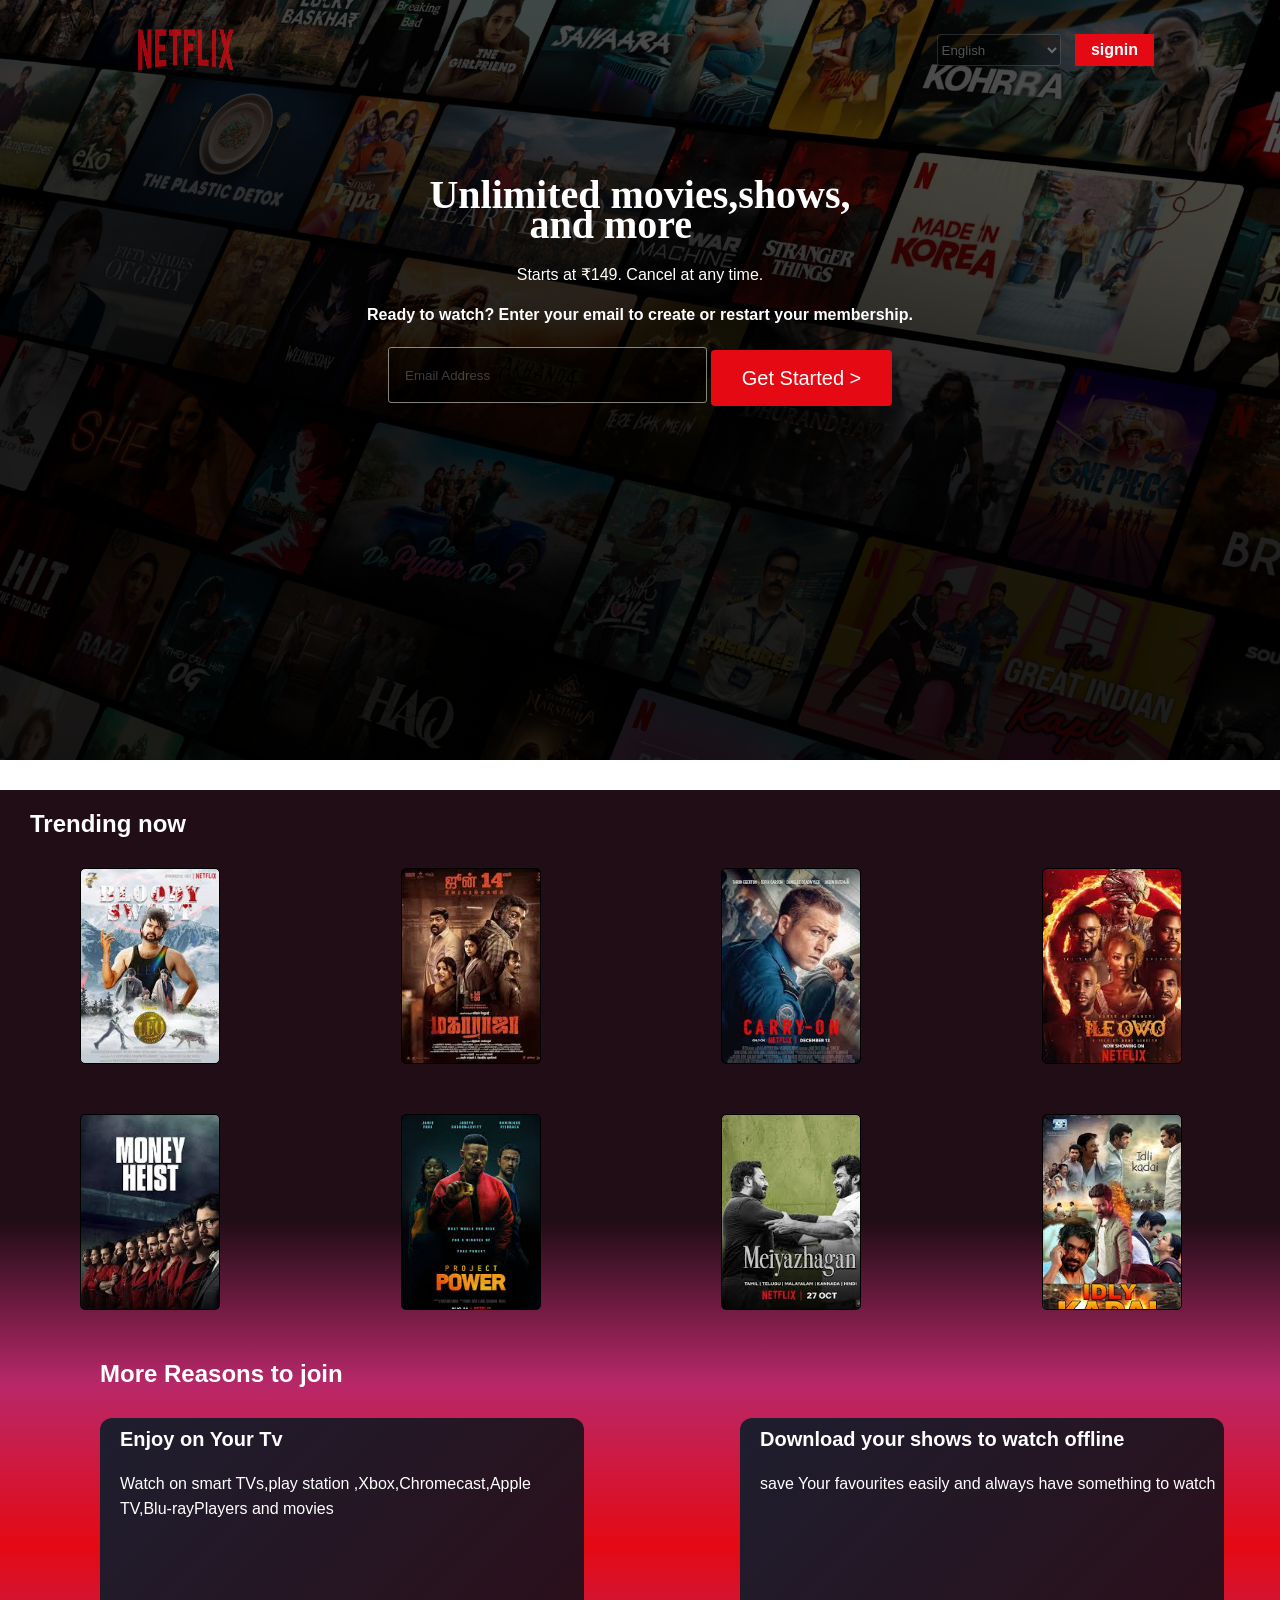
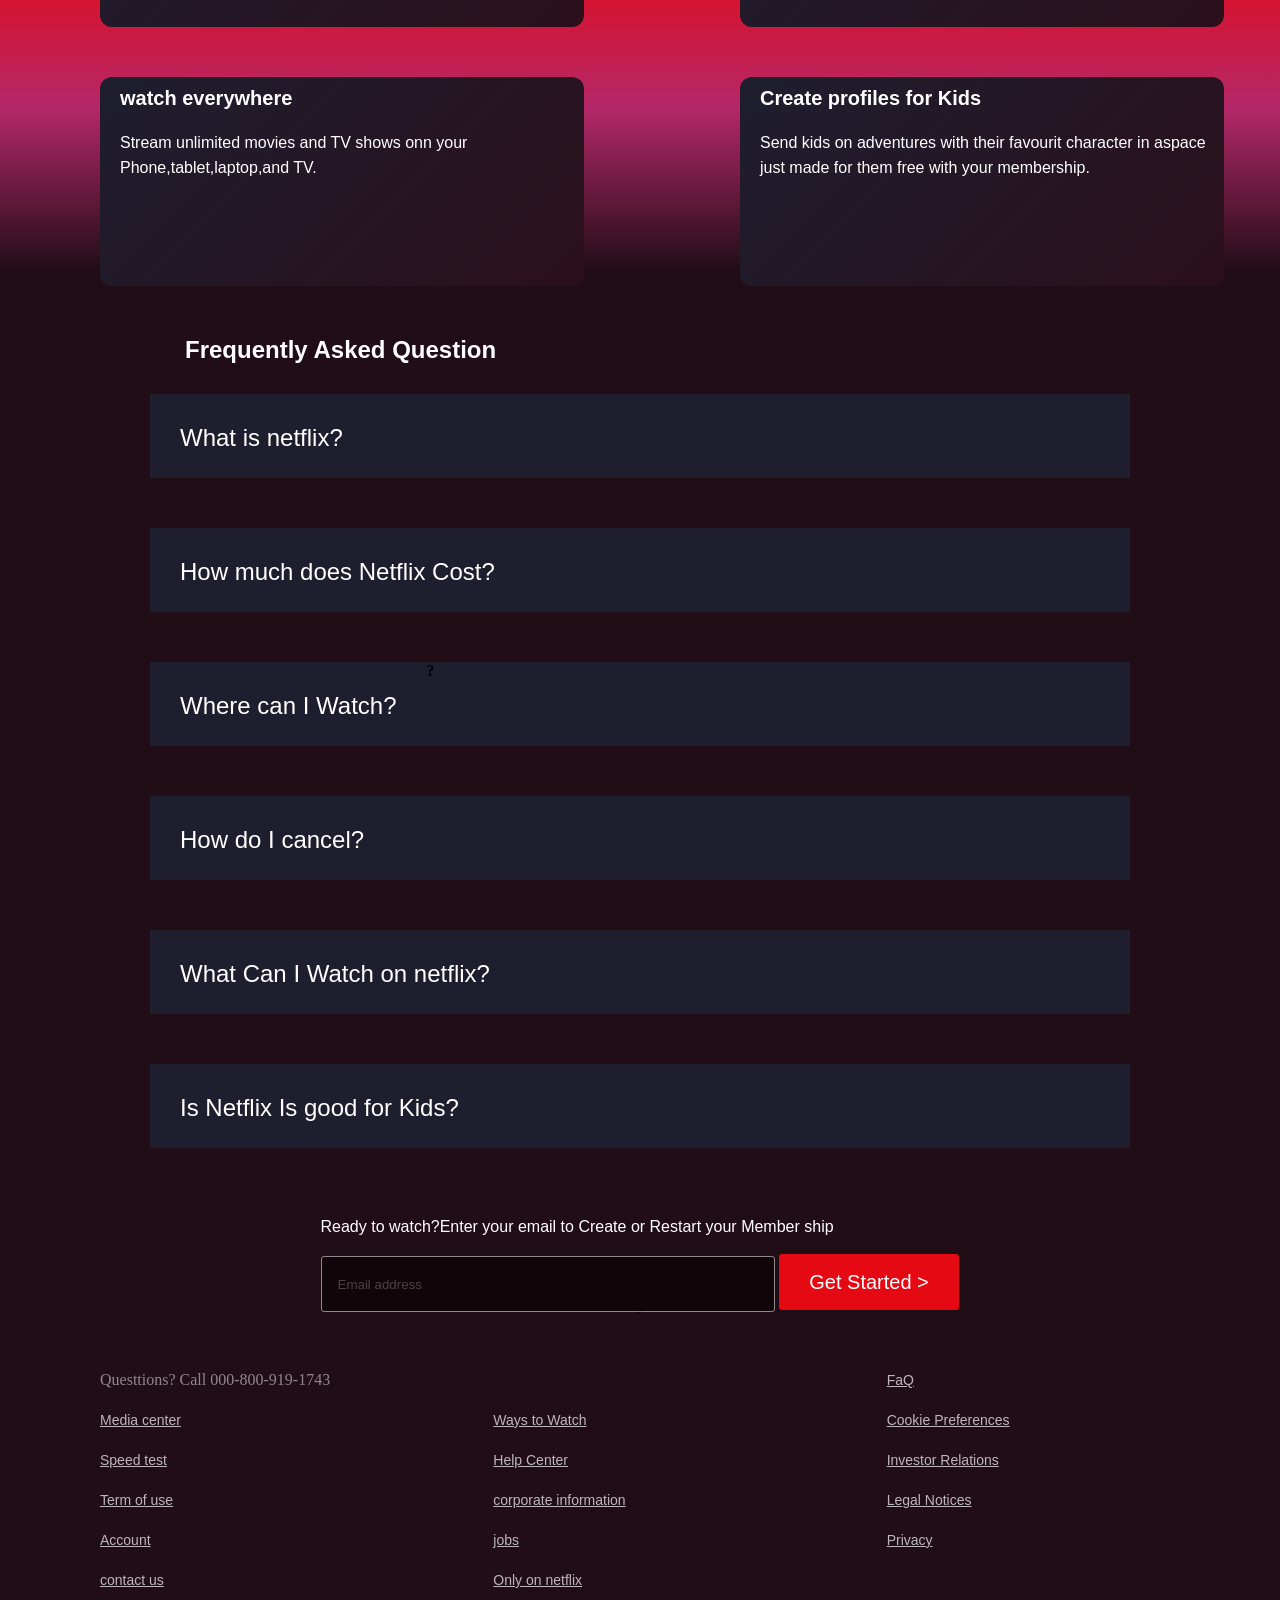
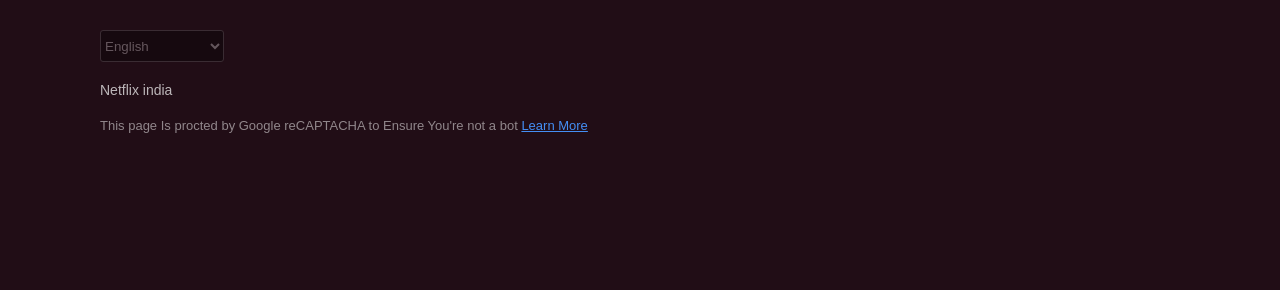
<file: index.html>
<!DOCTYPE html>
<html lang="en">
<head>
    <meta charset="UTF-8">
    <meta name="viewport" content="width=device-width, initial-scale=1.0">
    <title>NETFLIX </title>
    <link rel="stylesheet" href="./index.css">
</head>
<body>
    <div class="container">
        
        <nav>
            

<img src="./images/netflix-logo-text-emblem-31.png" alt="image"/>
<div>
<select>
    <option><b>English</b></option>
    <option><b>हिन्दी</b></option>
    
</select>
<a href="signin.html">
<button class="in">signin </button>
</a>

</nav>


<div class="middle">
<h1>Unlimited movies,shows,<br><span class="and">and more</span></h2></h1>
<p>Starts at ₹149. Cancel at any time.</p>
<h3>Ready to watch? Enter your email to create or restart your membership.
</h3>
<div class="box1">
<input type="text" id="name" placeholder="Email Address">
<button class="get">Get Started ></button>
</div>

</div>


    </div>
    <div class="container1">
        <h2>Trending now</h2>
        <div class="content">
        
        <div class=" card1 ">
        
        </div>
        <div class="card2 "></div>
        <div class="card3 "></div>
        <div class="card4 "></div>
        <div class="card5 "></div>
        <div class="card6 "></div>
        <div class="card7 "></div>
        <div class="card8 "></div>
        </div>
          <h2 class="join">More Reasons to join</h2>
        <div class="content1">
        
            <div class=" card9">
                <h3 class="en">Enjoy on Your Tv</h3>
                <p class="smart">Watch on smart TVs,play station ,Xbox,Chromecast,Apple TV,Blu-rayPlayers and movies</p>
                 <!-- <img src="./images/flat-television-icon-by-Vexels.png" alt-="img"/>  -->
            </div>
        <div class="card10">
            <h3 class="en">Download your shows to watch offline </h3>
            <p class="smart">save Your favourites easily and always have something to watch</p>
        </div>
        <div class="card11">
            <h3 class="en">watch everywhere</h3>
            <p class="smart">Stream unlimited movies and TV shows onn your Phone,tablet,laptop,and TV.</p>

        </div>
        <div class="card12">
            <h3 class="en">Create profiles for Kids</h3>
            <p class="smart">Send kids on adventures with their favourit character in aspace just made for them free with your membership.</p>
        </div>
        </div>
        <h2 class="ask">Frequently Asked Question</h2>
        <div class="content2">
            <div class="box">
                <p class="net">What is netflix?</p>
                
            </div>
            <div class="box">
                <p class="net">How much does Netflix Cost?</p>
            </div>
            <div class="box">
                <p class="net">Where can I Watch? </p>
                <h4>?</h4>
            </div>
            <div class="box">
                <p class="net">How do I cancel?</p>
            </div>
            <div class="box">
                <p class="net">What Can I Watch on netflix?</p>
            </div>
            <div class="box">
                <p class="net">Is Netflix Is good for Kids?</p>
            </div>
            <div class="footer1">
                <h3 class="to">Ready to watch?Enter your email to Create or Restart your Member ship</h3>
                <input type="#" id="name" placeholder="Email address" class="foot"> 
                <button class="start">Get Started <span class="s">></span></button>
                 
            </div>
>
            </div>
            <div class="footer2">
                <span class="nu">Questtions? Call 000-800-919-1743</span><br>
               <a href="FAQ.html">FaQ</a> 
                <a href="Media.html">Media center</a>
                <a href="ways.html">Ways to Watch</a>
                <a href="cookie.html">Cookie Preferences</a>
                <a href="speedtest">Speed test</a>
            
                <a href="help.html">Help Center</a> 
                    <a href="Investor.html">Investor Relations</a>
                    <a href="Terms .html">Term of use</a>
                    <a href="cor.html">corporate information</a>
                    <a href="legal">Legal Notices</a>
                
                 <a href="signin.html">Account</a> 
                    <a href="jobs.html">jobs</a>
                    <a href="privacy.html">Privacy</a>
                    <a href="contact.html">contact us</a>
                    <a href="only on Netflix">Only on netflix</a>
                   <select>
                    <option><b>English</b></option>
                          <option><b>हिन्दी</b></option>
                      </select>
    

                </div>
                  <select class="lan">
                    <option><b>English</b></option>
                          <option><b>हिन्दी</b></option>
                      </select>
                      <p class="india">Netflix india</p>
                      <p class="last">This page Is procted by Google reCAPTACHA to Ensure You're not a bot <span class="sep">Learn More</span></p>
    
                
    

                
                


            </div>
            

        </div>

        </div>

    </div>


    
    
</body>
</html>
</file>
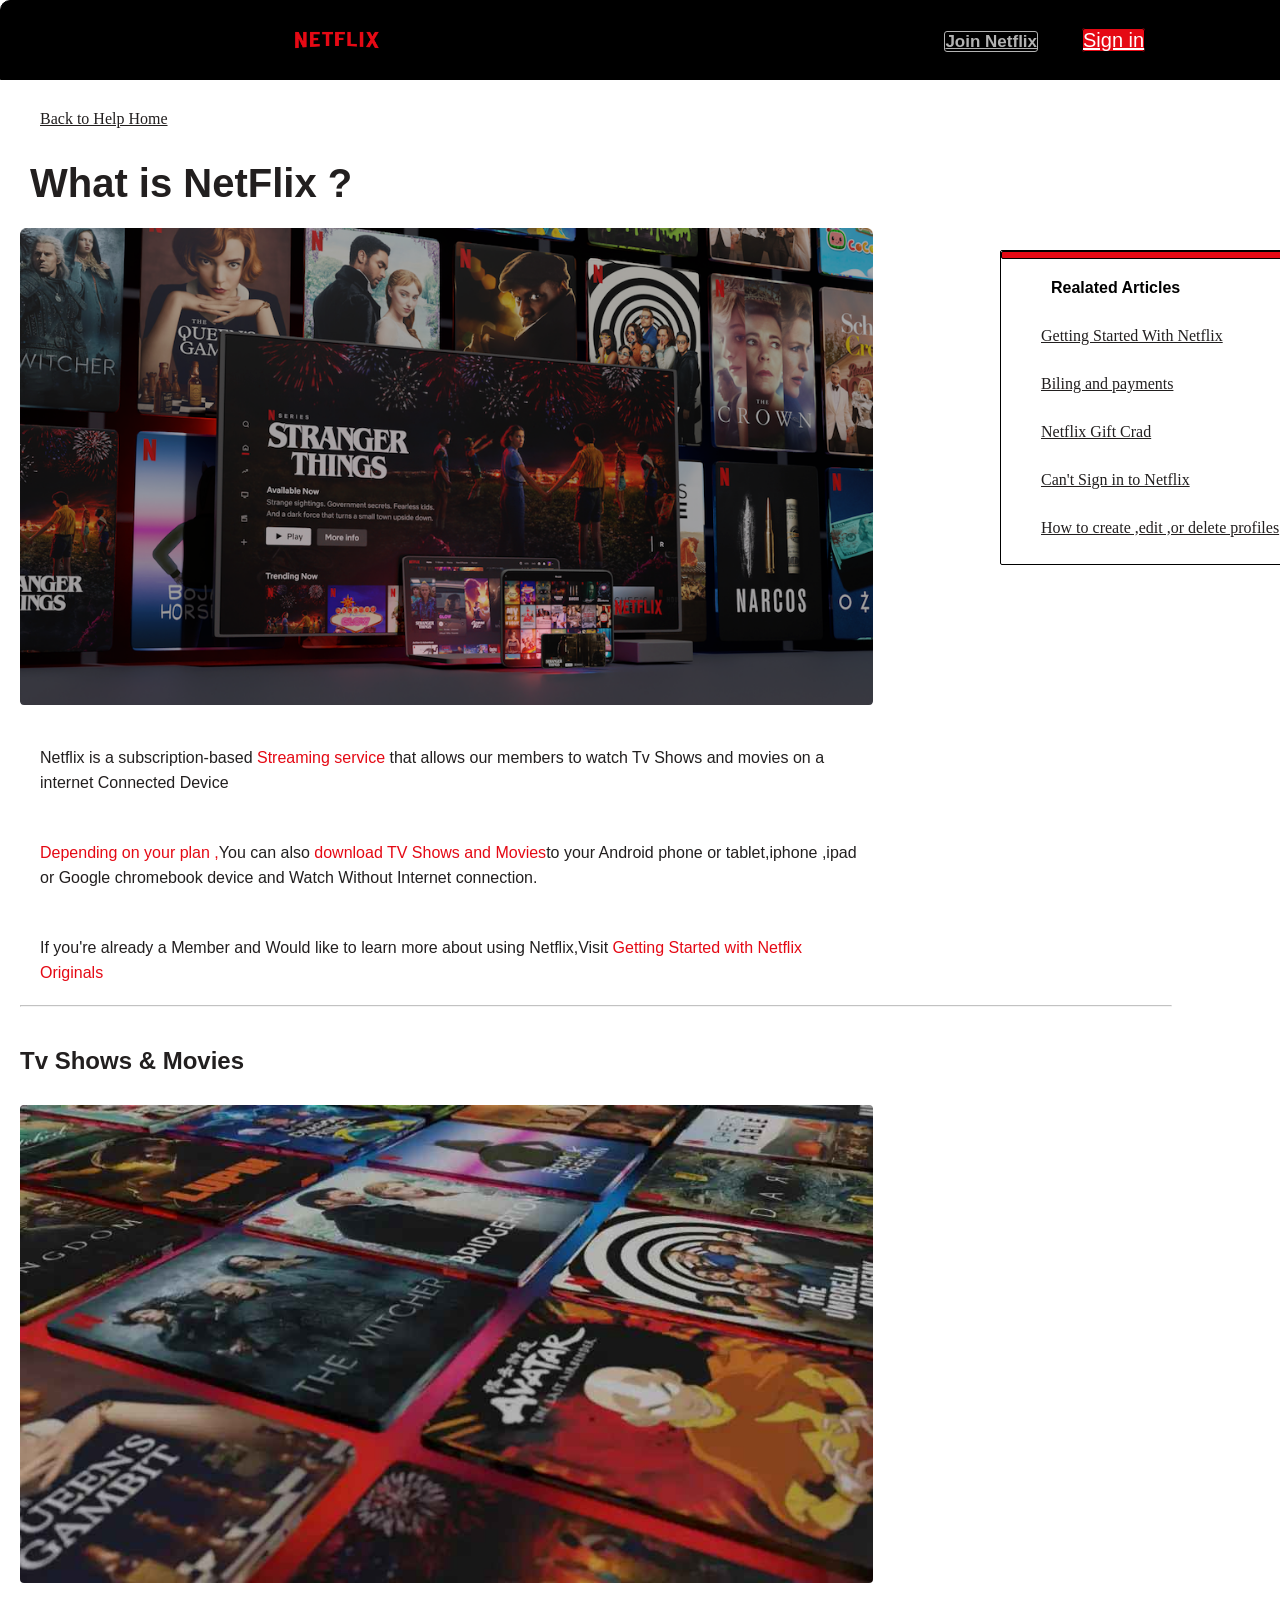
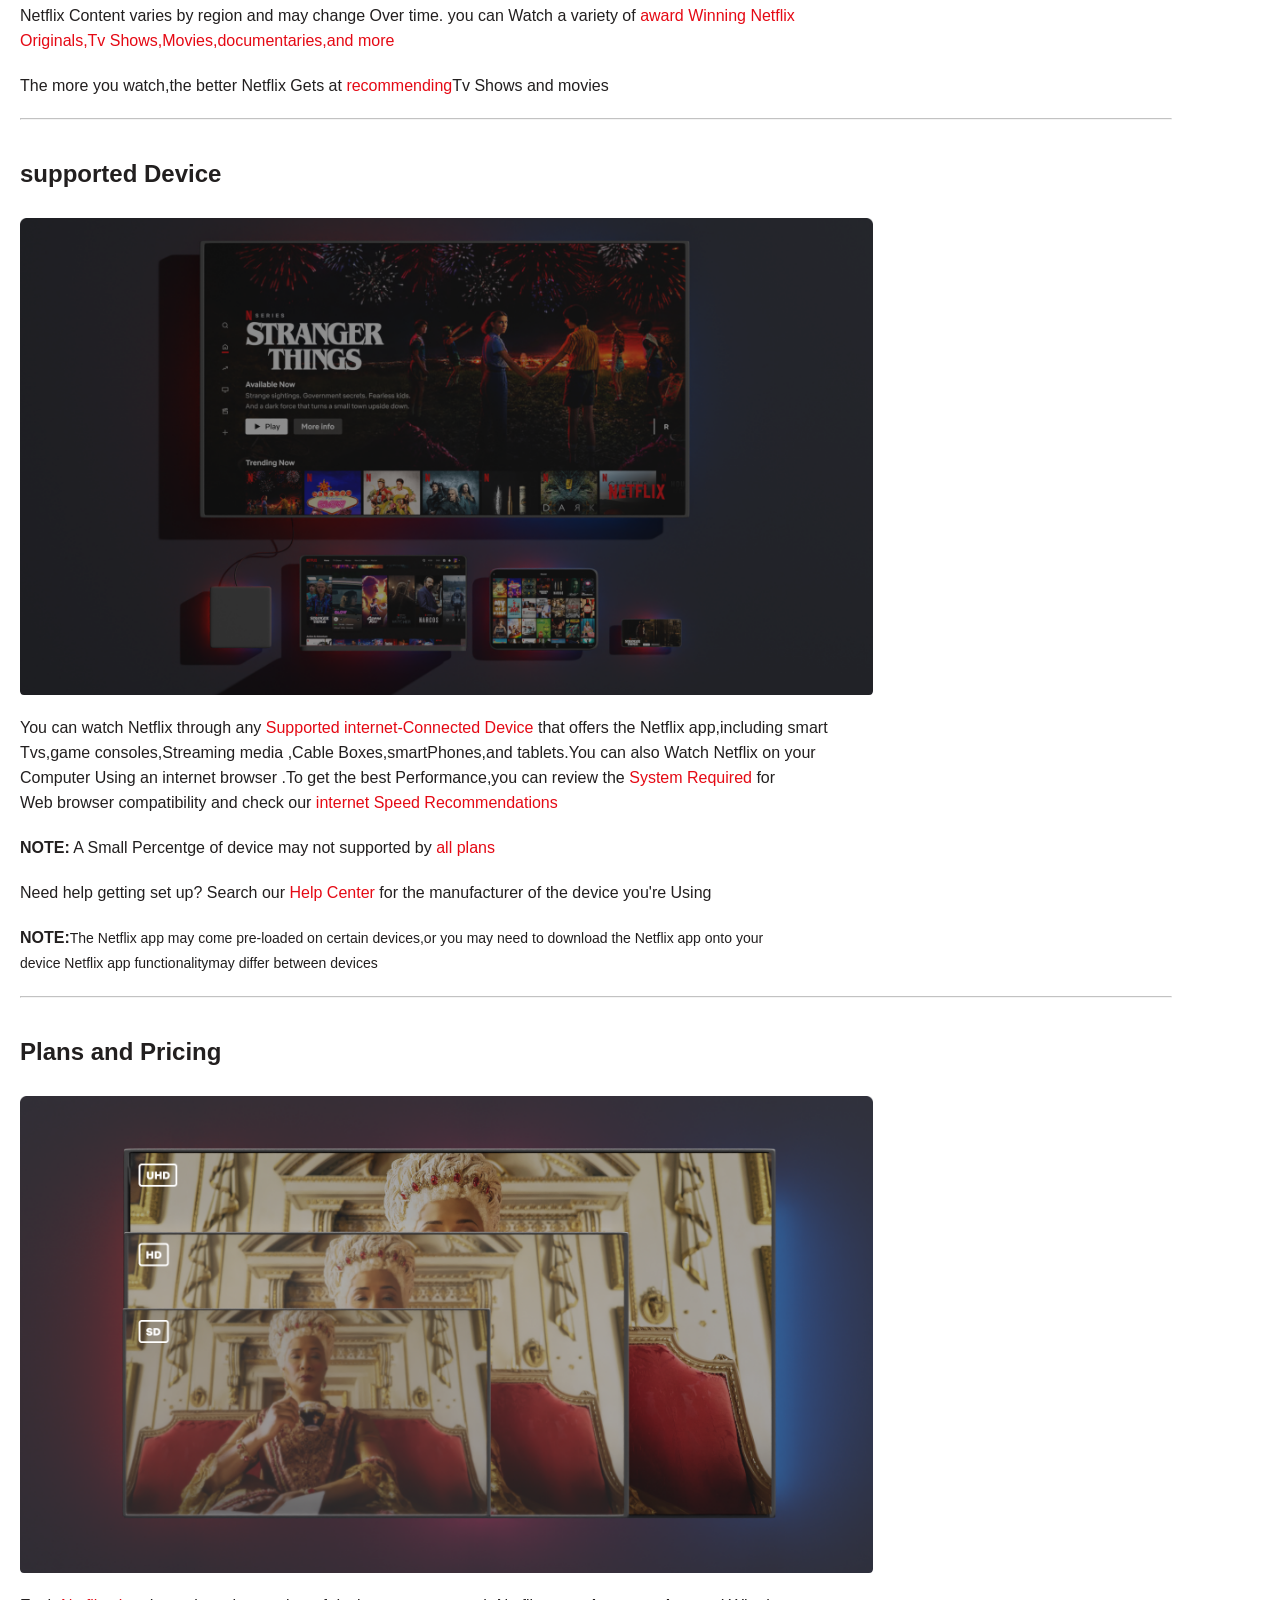
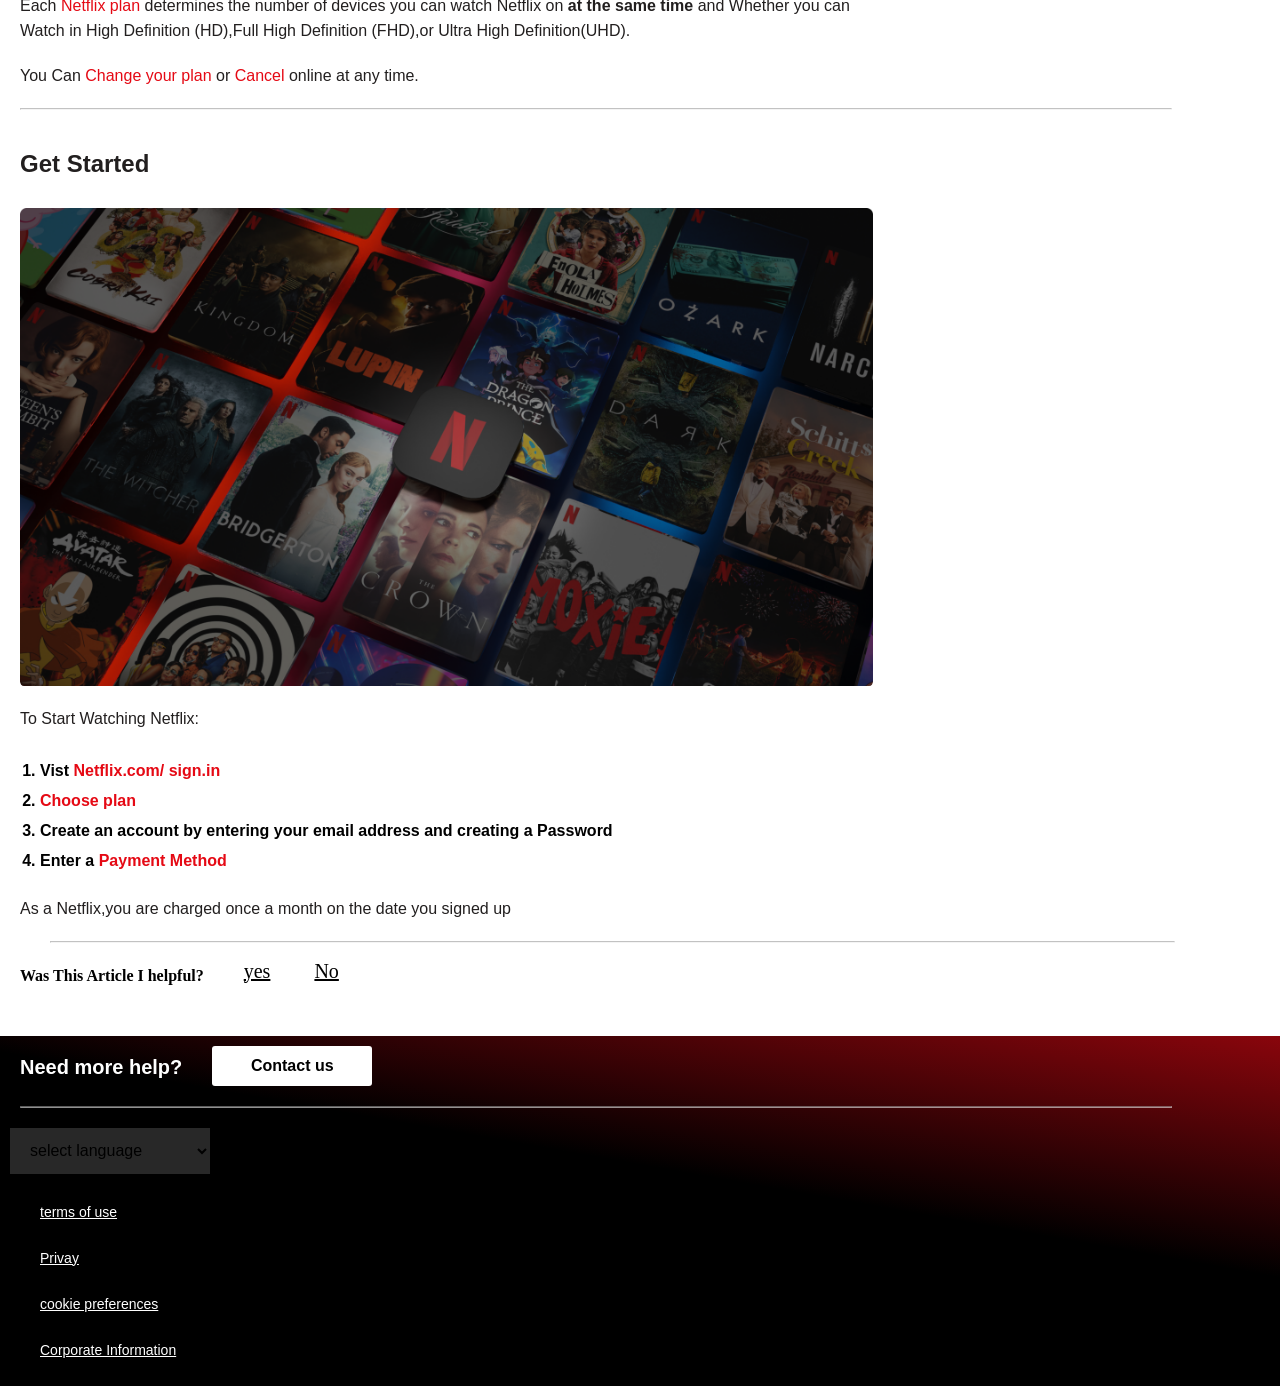
<file: FAQ.html>
<!DOCTYPE html>
<html lang="en">
<head>
    <meta charset="UTF-8">
    <meta name="viewport" content="width=device-width, initial-scale=1.0">
    <title>FAQ</title>
    <link rel="stylesheet" href="./FAQ.css">
</head>
<body>
    <div class="container">
        
        <nav>
            
        
            <img src="./images/netflix-logo-text-emblem-31.png" alt="logo"/> 
            
            <!-- <div class="line"></div> -->
            
            <!-- <a href="Help center">Help Center</a> -->
            <div class="btn">
               <a href="#" class="btn1">Join Netflix</a>
               <a href="signin.html" class="btn2">Sign in</a>
            </div>
        </nav>
        <div class="middle">
            <a href="Back to help home ">Back to Help Home</a>
            <h1>What is NetFlix ?</h1>
            <div class="card">
                <div class="card1"></div>
                <h4>Realated Articles</h4>
                <a href="#">Getting Started With Netflix</a>
                <a href="#">Biling and payments</a>
                <a href="#">Netflix Gift Crad </a>
                <a href="#">Can't Sign in to Netflix</a>
                <a href="#">How to create ,edit ,or delete profiles</a>
                
            </div>
        </div>
        <div class="first"></div>
        <div class="para">
            <p>Netflix is a subscription-based <span>Streaming service</span> that allows our members to watch Tv Shows and movies on a<br>internet Connected Device<br><br></p>
             <p><span>Depending on your plan ,</span>You can also <span>download TV Shows and Movies</span>to your Android phone or tablet,iphone ,ipad<br>or Google chromebook device and Watch Without Internet connection.<br><br> </p>  
             <P>If you're already a Member and Would like to learn more about using Netflix,Visit <span>Getting Started with Netflix</span><br><span>Originals</span> </P> 


        </div>
            <hr>
            <h2>Tv Shows & Movies</h2>
            <div class="second"></div>
            <p>Netflix Content varies by region and may change Over time. you can Watch a variety of <span>award Winning Netflix</span><br><span>Originals,Tv Shows,Movies,documentaries,and more</span></p>

            <p>The more you watch,the better Netflix Gets at <span>recommending</span>Tv Shows and movies </p>
            <hr>
            <h2>supported Device</h2>
            <div class="third"></div>
            <p>You can watch Netflix through any <span>Supported internet-Connected Device</span> that offers the Netflix app,including smart<br>Tvs,game consoles,Streaming media ,Cable Boxes,smartPhones,and tablets.You can also Watch Netflix on your<br>Computer Using an internet browser .To get the best Performance,you can review the <span> System Required </span>for<br>Web browser compatibility and check our <span>internet Speed Recommendations</span></p>
            <p ><b> NOTE:</b> A Small Percentge of device may not supported by <span>all plans</span>
             <p>Need help getting set up? Search our <span>Help Center</span> for the manufacturer of the device you're Using</p>
             <p class="pre"><b> NOTE:</b>The Netflix app may come pre-loaded on certain devices,or you may need to download the Netflix app onto your<br> device Netflix app functionalitymay differ between devices</p>
             <hr>
             <h2>Plans and Pricing</h2>
             <div class="fourth"></div>
             <p>Each <span>Netflix plan</span> determines the number of devices you can watch Netflix on <b>at the same time</b> and Whether you can<br> Watch in High Definition (HD),Full High Definition (FHD),or Ultra High Definition(UHD).</p>
             <P>You Can <span>Change your plan</span> or <span>Cancel</span> online at any time. </P>
             <hr>
             <h2>Get Started</h2>
             <div class="Fifth"></div>
             <p>To Start Watching Netflix: <br><br></p>
             <ol>
                <li>Vist <span>Netflix.com/ sign.in</span></li>
                <li><span>Choose plan</span></li>
                 <li>Create an account by entering your email address and creating a Password</li>
                  <li>Enter a <span>Payment Method</span></li>
                  <p class="para1">As a Netflix,you are charged once a month on the date you signed up </p>
                  <hr>
                  
             </ol>
             
             <strong class="art">Was This Article I helpful?</strong><a href="#" class="yes">yes</a> <a href="#" class="yes">No</a>
              

            </div>
            <div class="container1">
                <div class="last">
                <h3>Need more help?</h3>
                <button>Contact us</button>
                </div>
                <hr>
                 <select>
                <option>select language</option>
                <option value="hindi">hindi</option>
                <option value="german">German</option>
                <option value="Dutch">Dutch</option>
                <option value="English">English</option>
                <option value="Tamil">Tamil</option>
                <option value="French">French</option>
                <option value="Greek">Greek</option>
                <option value="Hebrew">Hebrew</option>
                <option value="Danish">Danish</option>
            </select>
            <div class="footer">
                 <a href="terms of use" class="one">terms of use</a>
                  <a href="privacy" class="two">Privay</a>
                   <a href="cookie preferences" class="three">cookie preferences</a>
                   <a href="corporate Information" class="four">Corporate Information</a>
            </div>
            </div>
          

            
            
        
            
        
            
            
            
            
                
            
            
                

            
    
    
    
</body>
</html>
</file>
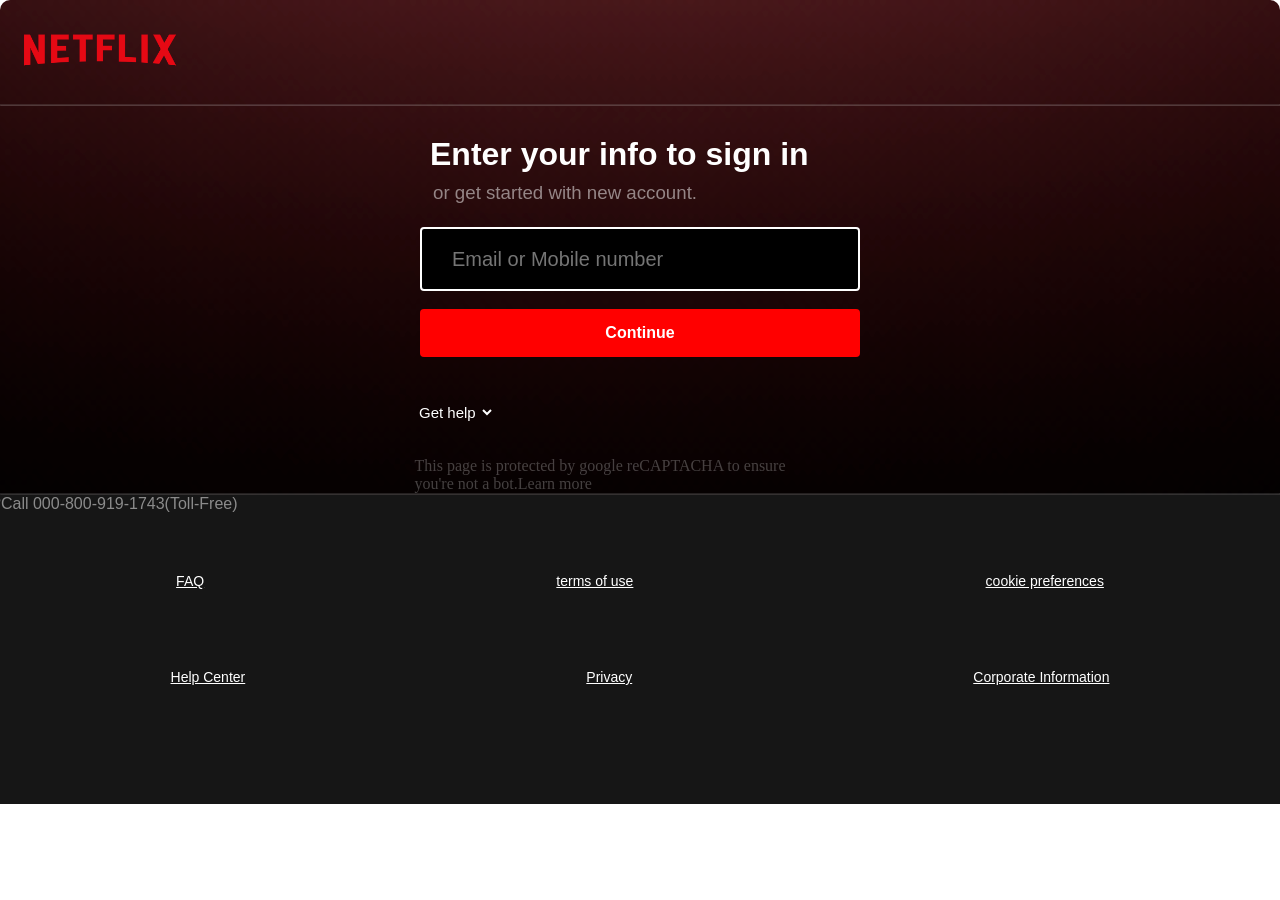
<file: signin.html>
<!DOCTYPE html>
<html lang="en">
<head>
    <meta charset="UTF-8">
    <meta name="viewport" content="width=device-width, initial-scale=1.0">
    <title>Signin</title>
    <link rel="stylesheet" href="./signin.css">
</head>
<body>
    <div class="container">
        
        <!-- <a href="contact.html">contact us</a> -->
        
        
    
        
        <nav>
            
            <img src="./images/netflix-logo-text-emblem-31.png" alt="image"/>
            <!-- <button class="join">Join Netflix</button> -->
            <!-- <button class="si">Sign in</button> -->
            <hr>
        </nav>
        <div class="middle">
            <h1>Enter your info to sign in</h1>
            <h3>or get started with new account.</h3>
            <input type="name" id="name" placeholder="Email or Mobile number"><br>
            <button>Continue</button>
        </div>
        <div class="bottom">
            
            <select>
                
                <option>Get help</option>
                <option class="or">Forgot email or mobile number</option>
                <option class="mo">Learn more about sign-in</option>
            </select>
            </div>
            <div>
            <p>This page is protected by google reCAPTACHA to ensure <br>you're not a bot.Learn more </p>
            </div>
            <hr>
            <div class="container1">
                <div class="end">
                    <div class="call">
                    <p class="call">Questions?Call 000-800-919-1743(Toll-Free)</p>
                    </div>
                    <div class="first">
                    <a href="FaQ">FAQ</a>
                    <a href="terms of use">terms of use</a>
                    <a href="cookie preferences">cookie preferences</a>
                    </div>
                    <div class="second">
                     <a href="Helpcenter">Help Center</a> 
                    <a href="privacy">Privacy</a>
                     <a href="corporate Information">Corporate Information</a>
                     </div> 
                     
                       
                     </div>
                   


                    
                        
                    
                    </div>
            
            </div>
            
        </div>
    </div>
    
</body>
</html>
</file>
<file: index.css>
*{
    margin: 0;
    padding: 0;
    box-sizing: border-box;
}
 
  
.container{
    width: 100%;
    height: 760px; 
    /* display: flex;  */
     /* justify-content: center; 
     align-items: center;  */
     background-image: linear-gradient(12deg, rgba(0, 0, 0, 0.8500) 36.00%, rgba(0, 0, 0, 0.8465) 40.58%, rgba(0, 0, 0, 0.8361) 45.17%, rgba(0, 0, 0, 0.8187) 49.75%, rgba(0, 0, 0, 0.7944) 54.33%, rgba(0, 0, 0, 0.7632) 58.92%, rgba(0, 0, 0, 0.7250) 63.50%, rgba(0, 0, 0, 0.6868) 68.08%, rgba(0, 0, 0, 0.6556) 72.67%, rgba(0, 0, 0, 0.6313) 77.25%, rgba(0, 0, 0, 0.6139) 81.83%, rgba(0, 0, 0, 0.6035) 86.42%, rgba(0, 0, 0, 0.6000) 91.00%),url(./images/IN-en-20260316-TRIFECTA-perspective_789c5633-3949-4708-8e6c-8ddfd22ed696_large.jpg); 
    background-repeat: no-repeat;
    background-size: cover;
    background-position: center;
    /* position: fixed; */
    /* border-bottom: 3px solid pink; */
    /* border-bottom: 200px; */
}
img{
    width: 100px;
    height: 80px;
    margin: 10px;
    opacity: 0.7;
    border-bottom-left-radius: 20px;
    color:rgb(229,9,20);
    /* margin-left:150px; */
}
nav{
    display: flex;
    justify-content: center;
    align-items: center;
    flex-direction: row;
    justify-content: space-around;

    
    
}
.in{
    margin-left: 450px;
    width: 79.91px;
    height: 32px;
    /* border-radius: 20px; */
    border: 4px;
     background-color:rgb(229,9,20); 
    color: #ffffff;
    font-size: 16px;
    font-family:  Helvetica;
    font-weight: bold;
    
    
}
select{
    width: 124px;
    height: 32px;
    border-radius: 3px;
    background-color: black;
    opacity: 0.3;
    color: #ffffff;
    position: relative;
    left: 440px;

    
}
.middle{
    display: flex;
    flex-direction: column;
    justify-content: center;
    align-items: center;
    margin: 75px auto;
    line-height: 40px;
}
h1{
    color: #ffffff;
    font-size: 40px;
}
h2{
    color: #ffffff;
}
input{
    width: 319.06px;
    height: 56px;
    opacity: 0.5;
    border: none;
    border-radius: 3px;
    position: relative;
    top: 10px;
    border: 1px solid white;
    background-color: black;
    padding: 24px 16px;
    
    
}


.get{
     width:180.94px ; 
    height: 56px;
    font-family:  Helvetica;
    background-color: rgb(229,9,20);
    font-size:20px ;
    position: relative;
    border-radius: 4px;
    top: 15px;
    border: none;
    font-family: Helvetica, sans-serif;
    color: #ffffff;
    /* font-weight: bold; */
    

    
}

.tv{
    width: 40px;
    height: auto;
    font-size: 40px;
    background: linear-gradient(135deg,#ff0057,#8a2be2);
    filter: hue-rotate(00deg);
    -webkit-text-fill-color: transparent;
}
.container1{
    width: 100%;
    height: 2700px;
    background: linear-gradient(to bottom, rgba(33, 13, 22, 1) 16%, rgba(184, 40, 105, 1), rgba(229, 9, 20, 1), rgba(180, 40, 105,1 ), rgba(33, 13, 22, 1) 40%);
    
    
}

.content{
    display: grid;
    flex-direction: column;
    grid-template-columns: repeat(4,2fr);
    /* grid-template-rows: repeat(5,3fr); */
    column-gap: 2px;


}


.card1,.card2,.card3,.card4,.card5,.card6,.card7,.card8{
    height: 196px;
    width: 140px;
    border: 1px solid;
    margin-top: 20px;
    /* display: grid; */
    /* flex-direction: column; */
border-radius:5px ;
/* margin-left: 10px; */
margin-top: 50px;
margin-left: 80px;
    
}
.card1{
    background-image: url(./images/leo);
    background-size: cover;

    
}
.card1:hover{
    transform: scale(1.2);
}
 h2{
    color:#ffffff;
    font-family: Arial, Helvetica, sans-serif;
    font-size: 24px;
    margin-top: 30PX;
    margin-left: 30px;
    position: relative;
    top: 20px;

}
.and {  font-size: 40px;
    
    position: relative;
    top: -10px;
    left: 100px;


}
p{
    color: #ffffff;
    font-size: 16px;
    font-family: Arial, Helvetica, sans-serif;
    font-weight: lighter;
}
h3{
    color: #ffffff;
    font-size: 16px;
    font-family:   Helvetica, sans-serif;
}
.card2{
    background-image: url(./images/maharaja);
    background-size: cover;
}
.card2:hover{
    transform: scale(1.2);
}


.card3{
    background-image: url(./images/carryon);
    background-size: cover;
}
.card3:hover{
    transform: scale(1.2);
}
.card4{
    background-image: url(./images/ileowo);
    background-size: cover;

}
.card4:hover{
    transform: scale(1.2);
}
.card5{
     background-image: url(./images/love.st);
    background-size: cover;


}
.card5:hover{
    transform: scale(1.2);
}
 .card6{
    background-image: url(./images/power);
    background-size: cover;
}
.card6:hover{
    transform: scale(1.2);
} 
.card7{
    background-image: url(./images/ttt);
    background-size: cover;


}
.card7:hover{
    transform: scale(1.2);
} 
.card8{
      background-image: url(./images//idili);
    background-size: cover;
    background-repeat: no-repeat;


}
.card8:hover{
    transform: scale(1.2);
} 
/* span{
    width: 48.97px;
    height: 80px;
    text-shadow:  0 0 1.5rem rgba(0, 0, 0, 0.5);
    position: relative;
    top: 90px;
    left: -115px;
    font-size: 80px;
    

} */
 .content1{
     display: grid;
    flex-direction: column;
    grid-template-columns: repeat(2,1fr);
    grid-template-rows: repeat(2,1fr);
    /* column-gap: 2px; */
    justify-content: center;
    align-items: center;
    flex-wrap: wrap;
    /* row-gap: 40px; */


 }
 .card9,.card10,.card11,.card12{
    width: 484px;
    height: 209px;
    border:none ;
    margin-top: 50px;
    border-radius: 12px;
    margin-left: 100px;
    flex-wrap: wrap;
    background:linear-gradient(135deg,#1e1e2f,#2b0f1a);
    

    
 }
 .join{
    color: #ffffff;
    font-size: 24px;
    font-family: Arial, Helvetica, sans-serif;
    margin-left: 100px;

 }
 .smart{
    color: #ffffff;
    font-family:  Helvetica, sans-serif;
    font-size: 16px;
    line-height: 25px;
    margin-top: 20px;
    margin-left: 20px;
   
    

 }
 .en{
    color: #ffffff;
    font-size: 20px;
    font-family:  Helvetica, sans-serif;
    margin-left: 20px;
    margin-top: 10px;
 }

   
/* img{
    height: 72px;
    width: 72px;
    color: #2b0f1a;
    margin-left: 390px;
    background: radial-gradient( radial-gradient(circle at 45% 40%, #5b6cff, #a855f7 40%, #ff4d5e 80%));
    box-shadow: 0 0 0 4px #ff4d5e inset;
    border-radius: 12px;
} */
 .content2{
    display: flex;
    flex-direction: column;
    /* column-gap: 5px; */
    /* row-gap: 10px; */
    justify-content: center;
    align-items: center;
    justify-content: space-around;
 } 
  .box{
    width: 980px;
    height: 84px;
    border: none;
    margin-top: 50px;
    background-color: #1e1e2f;
    /* column-gap: 12px; */
    display: flex;
    /* justify-content: center; */
    /* align-items: center; */
    /* justify-content: space-around; */
    


  } 
   .box:hover{
    background-color:#333333;
    transition: 1s;
  } 
  .ask{
    margin-left: 185px;
  }
 .net{
    color: #ffffff;
    font-size: 24px;
    font-family:  Helvetica, sans-serif;
    padding: 30px;
  } 
 /* .plus{
    
    margin-left: 730px;
 } */
  .foot{
    width: 454.06px;
    height: 56px;
    padding: 24px 16px ;
    background-color:black;
    border: 1px solid white;
    opacity: 0.5;
    color: #ffffff;
    margin-top: 10px;
  }
  .start{
    width: 180.94px;
    height: 56px;
    border: none;
    border-radius: 3px;
    color: #ffffff;
    background-color: rgb(229,9,20);
    position: relative;
    top: 10px;
    font-size: 20px;
    font-family:  Helvetica, sans-serif;
  }
  .to{
    margin-top: 70px;
    font-size: 16px;
    font-family:  Helvetica, sans-serif;
    font-weight: lighter;
  }
  .nu{
    color: #ffffff;
    font-size: 16px;
    opacity: 0.5;
  }
  a{
    color: #FFFFFFB3;
font-size: 14px;
font-family: Arial, Helvetica, sans-serif;
  }
  .footer2{
    display: grid;
    flex-direction:row;
    /* justify-content: space-evenly; */
    grid-template-rows:repeat(3,5fr) ;
    grid-template-columns: repeat(3,2fr);
  
    justify-content: center;
    align-items: center;
    margin-top: 40px;
    line-height: 40px;
    margin-left: 100px;
    

  }
  .lan{
    margin-top: 30px;
    margin-left: -340px;
  }
  .sep{color: #448EF4;
    text-decoration: underline;
    font-size: 13px;
    font-family: Helvetica, sans-serif;

  }
  .last{
    font-size: 13px;
    font-family:  Helvetica, sans-serif;
    color: #FFFFFF80;
    margin-top: 20px;
    margin-left: 100px;

  }
  .india{
    font-size: 14px;
    color: #FFFFFFB3;
    font-family:  Helvetica, sans-serif;
    margin-left: 100px;
    margin-top: 20px;
  }
  
/* === RESPONSIVE OVERRIDES (Do not edit existing code) === */
@media (max-width: 768px) {
    .container { height: auto; min-height: 100vh; }
    nav { flex-direction: column; height: auto; padding: 20px; align-items: center; }
    .in { margin-left: 0; margin-top: 10px; width: 100%; max-width: 200px; }
    select { position: static; margin: 10px 0; left: 0; }
    .middle { margin: 20px; text-align: center; }
    h1 { font-size: 28px; }
    input { width: 100%; top: 0; }
    .get { width: 100%; top: 0; margin-top: 10px; }
    .container1 { height: auto; min-height: 100vh; padding: 20px 0; }
    .content { grid-template-columns: repeat(2, 1fr); justify-items: center; }
    .card1, .card2, .card3, .card4, .card5, .card6, .card7, .card8 { margin-left: 0; width: 100%; max-width: 140px; }
    .and { left: 0; font-size: 24px; top: 0; }
    .content1 { grid-template-columns: 1fr; }
    .card9, .card10, .card11, .card12 { width: 90%; margin: 20px auto; padding: 20px; height: auto; }
    .join { margin-left: 0; text-align: center; }
    .smart, .en { margin-left: 0; text-align: center; }
    .box { width: 90%; flex-direction: column; height: auto; padding: 20px; align-items: flex-start; margin: 20px auto; }
    .ask { margin-left: 0; }
    .foot { width: 100%; max-width: 454px; }
    .start { width: 100%; max-width: 180px; }
    .footer2 { grid-template-columns: 1fr; margin-left: 20px; text-align: left; }
    .lan { margin-left: 0; margin-top: 10px; }
    .last, .india { margin-left: 0; text-align: left; }
}
</file>
<file: FAQ.css>
*{
    margin: 0px;
    padding: 0px;
    box-sizing: border-box;
}
.container{
    width: 100%;
     /* height: 4761px;   */

}
nav{
    width: 110%;
    height: 80px;
    border: 1px solid;
    /* border-top-right-radius: 10px; */
    border-top-left-radius: 10px;
    background-color: #000000;
    display: flex;
    align-items: center;

    justify-content: space-around;
}
img{
    width:88px;
    height: 32px;
    margin-left: 30px;
    
    
}
/* .line{
    height: 20px;
    width: 1px;
    border: 1px solid white;
    /* margin-left: -50px; */
    /* position: relative; */
    /* left: -120px; */

/* } */ */
/* 
a{
     color: #F5F5F1;
    font-size: 16px;
    font-family:  Helvetica;
    width: 100px;
    
    
} */
.btn{
    display: flex;
    justify-content: space-around;
    align-items: center;
}
.btn1{
     width: 111.33px;
    height: 34px;
    border: 1px solid;
    font-size: 17px;
    /* padding: 5px 16px 6px; */
    color: #FFFFFF;
    background-color:#000000 ;
    opacity: 0.9;
    font-weight: bold;
    font-family:  Helvetica;
    opacity: 0.7;
    border-radius: 3px;
    padding: auto;
    /* margin-left: -150px; */
}
.btn2{
    width: 50px;
    /* height: 20px; */
    border: 1px solid black;
    color: #FFFFFF;
    background-color: #E50914;
    font-size: 20px;
    font-family:  Arial, Helvetica, sans-serif;
    border-radius: 3px;
    margin-top: 60px;
}
.middle{
    display: flex;
    /* justify-content: center; */
    /* align-items: center; */
    flex-direction: column;
    
}
a{
    color: #221f1f;
    margin-left: 40px;
    margin-top: 30px;

}
h1{
margin-left: 30px;
margin-top: 30px;
color: #221f1f;
font-family: Arial, Helvetica, sans-serif;
font-size: 40px;
font-weight: 800;
line-height: 50px;

}
.card{
    height: 315px;
    width: 300px;
    border: 1px solid;
    position: absolute;
    left: 1000px;
    top: 250px;
    border-radius: 2px;
    display: flex;
    flex-direction: column;
    /* opacity: 0.7; */
    /* background-color: #FFFFFF; */
    


}
.card1{
    width:300px;
    height:8px;
    border: 1px solid ;
    /* margin-top: 3px; */
    border-radius: 2px;
    background-color: #E50914;
}

    
    

h4{
    font-size: 16px;
    font-family: Arial, Helvetica, sans-serif;
    margin-left: 50px;
    margin-top: 20px;
}
/* a{
    justify-content: space-evenly;
    display: flex;
} */
 /* .image{
    /* display: flex; */
    /* justify-content: center; */
    /* align-items: center; */
 /* } */ 
 .first{
    width: 852.61px;
    height: 477.34px;
    border: none;
    margin-left: 20px;
    margin-top: 20px;
    border-radius: 4px;
    background-image: url(./images/what_is_netflix_1_en.png);
    background-size: cover;
    animation: image 20s 1s  infinite ;
 }
   /* @keyframes image{
    0%{
        height: 0px;

            
        
    }
    100%{
        height: 477.34px;
        
    }
 }    */
 .para{
    margin-left: 20px;
    margin-top: 40px;
    color: #221f1f;
    font-size: 16px;
    font-family: Arial, Helvetica, sans-serif;
    line-height: 25px;
    

 }
 span{
    color: #E50914;
 }
 hr{
    width: 852.61px;
    margin-top: 20px;
    margin-left: 20px;
 }
 .second{
     width: 852.61px;
    height: 477.34px;
    border: none;
    margin-left: 20px;
    margin-top: 30px;
    border-radius: 4px;
    background-image: url(./images/second);
    background-size: cover;
     animation: image 20s 1s  3 ;

 }
 h2{
    color: #221f1f;
    font-size: 24px;
    margin-top: 40px;
    margin-left:20px ;
    font-family: Arial, Helvetica, sans-serif;
 }
 p{
    margin-left: 20px;
    margin-top: 20px;
     margin-left: 20px;
    /* margin-top: 40px; */
    color: #221f1f;
    font-size: 16px;
    font-family: Arial, Helvetica, sans-serif;
    line-height: 25px;
    
 }
  .third{
       width: 852.61px;
    height: 477.34px;
    border: none;
    margin-left: 20px;
    margin-top: 30px;
    border-radius: 4px;
    background-image: url(./images/third);
    background-size: cover;
     animation: image 20s 1s  3 ;
    

  }
  .pre{
    font-size: 14px;
  }
  b{
    font-size:16px ;

  }
  .fourth{
       width: 852.61px;
    height: 477.34px;
    border: none;
    margin-left: 20px;
    margin-top: 30px;
    border-radius: 4px;
    background-image: url(./images/fourth);
    background-size: cover;
     animation: image 20s 1s  3 ;
  }
  .Fifth{
       width: 852.61px;
    height: 477.34px;
    border: none;
    margin-left: 20px;
    margin-top: 30px;
    border-radius: 4px;
    background-image: url(./images/fifth);
    background-size: cover;
     animation: image 20s 1s  3 ;

  }
  ol{
    margin-left: 30px;
    /* font-size: 16px; */
  }
  li{
    font-size: 16px;
    font-family:  Helvetica;
    font-weight: lighter;
    line-height: 30px;
    font-weight: bold;
    margin-left: 10px;
  }
  .para1{
    margin-left: -10px;

  }
  /* @media (max-width:768px){
    h1{ font-size:20px;}
    h2{font-size: 20px;}
    .card{max-width: 50%;}

  } */
   .art{
    position: relative;
    top: 20px;
    /* margin-top: 50px; */
    margin-left: 20px;
   }
   .yes{
    position: relative;
    top: 17px;
    font-size: 20px;
    color: #000000;
   }
   .container1{
     width: 100%;
    height: 350px;
    background: linear-gradient(10deg, rgba(229, 9, 20, 0) 58%, rgb(229, 9, 20) 128%), #000;
    margin-top: 70px;
    /* display: flex; */
    /* justify-content: center; */
    /* align-items: center;  */
    /* margin-top: -90px; */

   }
   .last{
    display: flex;
    flex-direction: row;
   }
   h3{
    color: #FFFFFF;
    font-size: 20px;
    font-family: Arial, Helvetica, sans-serif;
    margin-top: 20px;
    margin-left: 20px;
   }
   button{
    width: 160px;
    height: 40px;
    color: #000000;
    font-family: Arial, Helvetica, sans-serif;
    font-size: 16px;
    background-color: #FFFFFF;
    font-weight: bold;
    border-radius: 3px;
    border: none;
    margin-top: 10px;
    margin-left: 30px;

   }
   select{
     background-color: #656565;
    width: 200px;
    height: 46px;
    opacity: 0.4;
    border: none;
    margin-left: 10px;
    margin-top: 20px;
    font-size: 16px;
    font-family: Arial, Helvetica, sans-serif;
    padding: 13px 45px 13px 16px;
    /* margin-top: -200px; */
    /* position: relative; */
    /* left: 120px; */
   }
   hr{
    opacity: 0.6;
    width: 90%;
   }
   .one,.two,.three,.four{
       color: #FFFFFF; 
     font-size: 14px; 
  font-family:  Helvetica;
      /* padding: 20px;   */
      /* margin-top: 40px; */
   }
   .footer{
    display: flex;
    flex-direction: column;
   }
   
/* === RESPONSIVE OVERRIDES === */
@media (max-width: 768px) {
    .container { height: auto; min-height: 100vh; }
    nav { height: auto; flex-direction: column; padding: 20px; align-items: center; }
    img { margin-left: 0; }
    .btn { flex-wrap: wrap; margin-top: 10px; justify-content: center; width: 100%; }
    .btn2 { margin-top: 10px; }
    h1 { font-size: 28px; margin-left: 10px; line-height: 35px; }
    .card { position: static; left: 0; top: 0; width: 90%; margin: 20px auto; }
    .first, .second, .third, .fourth, .Fifth { width: 90%; height: auto; aspect-ratio: 16/9; margin-left: auto; margin-right: auto; }
    hr { width: 90%; margin-left: 5%; }
    .container1 { height: auto; padding-bottom: 30px; }
    select { margin-left: auto; margin-right: auto; display: block; }
    .lan { margin-left: 0; }
    .footer { padding: 0 20px; }
    ol { margin-left: 10px; }
    .yes { top: 0; }
    h2 { margin-left: 10px; }
    .art { margin-left: 10px; }
}
</file>
<file: signin.css>
*{
    margin: 0;
    padding: 0;
    box-sizing: border-box;
}

.container{
    width: 100%;
    /* height: 1126.09px; */
background-image: url(./images/bgimg);
    border-radius: 10px;
    /* margin-left: 200px; */
    /* position: fixed; */
    
}
img{
    width: 200px;
    height: 100px;
    padding: 20px;
}
.middle{
    display: grid;
    flex-direction: column;
    column-gap:20px;  
    justify-content: center;
    align-items:center;

      
   
    
} 
h1{
    width: 440px;
    height: 40px;
    padding: 10px;
    font-weight: bold;
    font-family: Helvetica;
    color:#ffffff;
    font-size: 32px;
    margin-top: 20px;

}
h3{
    color:white;
    font-family: Arial, Helvetica, sans-serif;
    padding: 13px;
    opacity: 0.5;
    margin-top: 3px;
    font-weight: lighter;
}
input{
    width: 440px;
    height: 56px;
    border: 2px solid ;
    padding: 30px;
    background-color: black;
    opacity: 1;
    margin-top: 10px;
    color: white;
    font-size: 20px;
    
    border-radius: 4px;
}
button{
    width: 440px;
    height: 48px;
    background-color: red;
    border: none;
    border-radius: 4px;
    color: #ffffff;
    font-size: 16px;
    font-weight: bold;
}
.bottom{
    display: flex;
    justify-content: center;
    align-items: center;
}
hr{
    
    
    opacity: 0.2;
    

    
}
select{
    margin: 20px; 
    width: 80px;
    height: 20px;  
    border: none;
    outline: none;
    background: transparent;
    color: white;
    font-size: 15px;
    /* font-weight: bold; */
    font-family:  Helvetica;
    /* overflow: hidden; */
    margin-left: -350px; 
    margin-top: 60px;
    position: relative;
    top: -15px;
    /* flex-wrap: wrap; */
    
}

p{
     color:#ffffff80; 
    opacity: 0.5;
    /* position: relative; */
    /* left: 450px; */
    /* top: -10px; */
    display: flex;
    justify-content: center;
    align-items: center;
    margin-left: -80px;
   
}
span{
    font-weight: bold;
    color: #ffffff;
    /* margin-top: auto; */
    
   
  
}
.container1{
    background-color: #161616;
    width: 100%;
    height: 309.09px;
    /* border: 2px solid red; */
    /* margin-top: 10px; */
    /* overflow-x: scroll; */
    /* position: fixed; */
    padding: 0px 0px 0.1px;
    margin-top: -10px;
    
}
.end{
    width: 100%;
    height: 308px;
    /* border: 2px solid red; */
    margin-top: 10px;
    
    
    
     
    
    
}
.first{
    display: flex;
    /* flex-direction: row; */
    justify-content: space-around;
    align-items: center;
}
.second{
    display: flex;
    flex-direction: row;
    /* margin-left: 300px; */
    /* margin-top: -300px; */
    justify-content: space-around;
    align-items: center;


}  
   
a{
     color: #FFFFFF; 
     font-size: 14px; 
  font-family:  Helvetica;
      padding: 20px;  
      margin-top: 40px;
    
}
.call{
    display: flex;
    justify-content: flex-start;
    align-items: flex-start;
    /* position: relative; */
    top: 30px;
    left: -960px;
    font-size: 16px;
    color: #FFFFFF;
    font-family:  Helvetica;
    
    
}

/* === RESPONSIVE OVERRIDES === */
@media (max-width: 768px) {
    h1 { width: 100%; max-width: 440px; font-size: 24px; padding: 0 20px; margin-top: 20px; }
    input { width: 90%; max-width: 440px; }
    button { width: 90%; max-width: 440px; }
    select { position: static; margin-left: 0; top: 0; margin-top: 20px; display: block; }
    p { display: block; padding: 10px 20px; margin-left: 0; }
    .container1 { height: auto; padding: 20px; margin-top: 0; }
    .end { height: auto; }
    .first, .second { flex-direction: column; align-items: flex-start; padding: 10px 20px; gap: 10px; }
    a { margin-top: 10px; padding: 0; }
    .call { position: static; left: 0; top: 0; padding: 10px 20px; }
}
</file>
